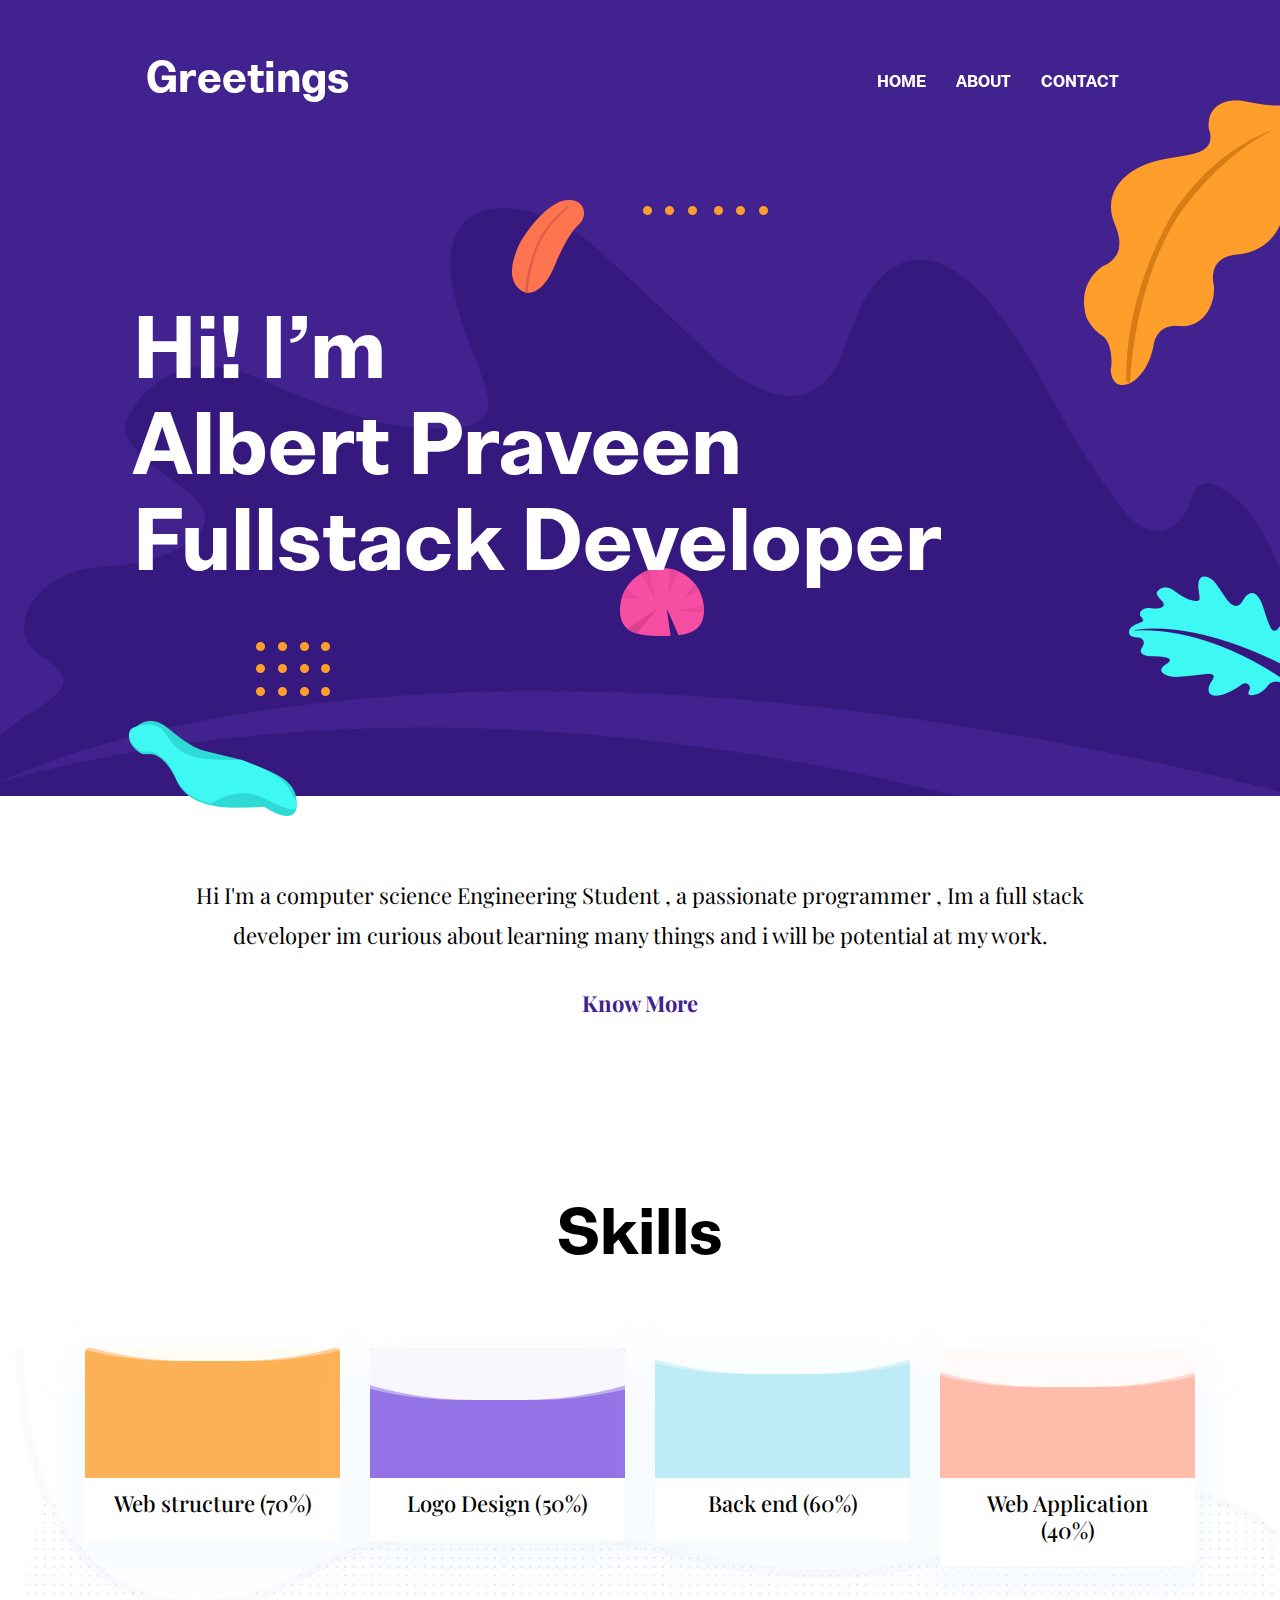
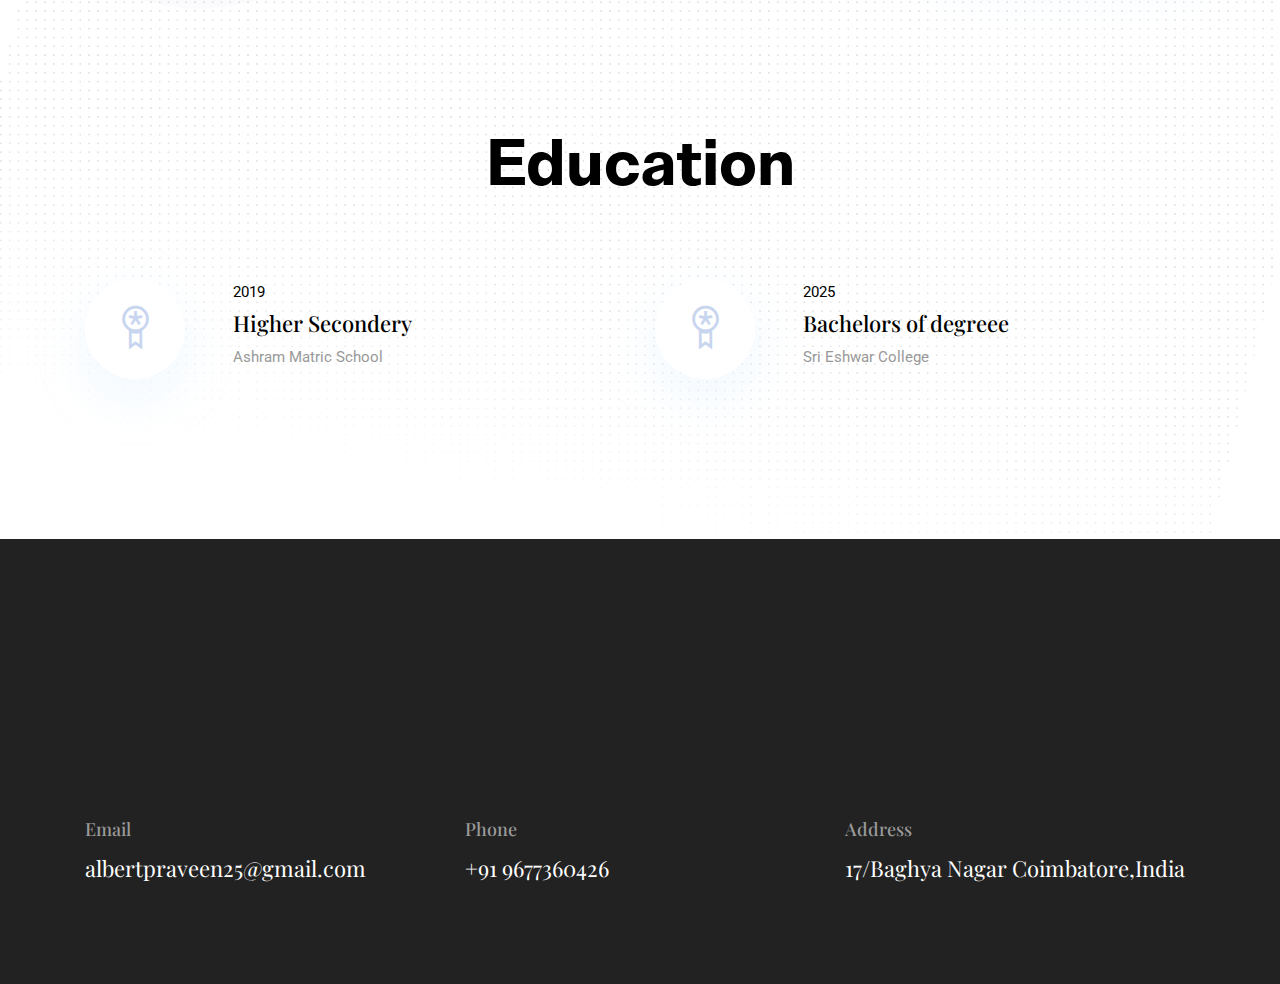
<file: index.html>
<!DOCTYPE html>
<html lang="zxx">

<head>
  <meta charset="utf-8">
  <title>Portfolio Template</title>

  <!-- mobile responsive meta -->
  <meta name="viewport" content="width=device-width, initial-scale=1">
  <meta name="viewport" content="width=device-width, initial-scale=1, maximum-scale=1">
  
  <!-- ** Plugins Needed for the Project ** -->
  <!-- Bootstrap -->
  <link rel="stylesheet" href="plugins/bootstrap/bootstrap.min.css">
  <!-- slick slider -->
  <link rel="stylesheet" href="plugins/slick/slick.css">
  <!-- themefy-icon -->
  <link rel="stylesheet" href="plugins/themify-icons/themify-icons.css">

  <!-- Main Stylesheet -->
  <link href="css/style.css" rel="stylesheet">
  
  <!--Favicon-->
  <link rel="shortcut icon" href="images/favicon.ico" type="image/x-icon">
  <link rel="icon" href="images/favicon.ico" type="image/x-icon">

</head>

<body>
  

<header class="navigation fixed-top">
  <nav class="navbar navbar-expand-lg navbar-dark">
    <a class="navbar-brand font-tertiary h3" href="index.html">Greetings</a>
    <button class="navbar-toggler" type="button" data-toggle="collapse" data-target="#navigation"
      aria-controls="navigation" aria-expanded="false" aria-label="Toggle navigation">
      <span class="navbar-toggler-icon"></span>
    </button>

    <div class="collapse navbar-collapse text-center" id="navigation">
      <ul class="navbar-nav ml-auto">
        <li class="nav-item active">
          <a class="nav-link" href="index.html">Home</a>
        </li>
        <li class="nav-item">
          <a class="nav-link" href="about.html">about</a>
        </li>
        
      
        <li class="nav-item">
          <a class="nav-link" href="contact.html">Contact</a>
        </li>
      </ul>
    </div>
  </nav>
</header>

<!-- hero area -->
<section class="hero-area bg-primary" id="parallax">
  <div class="container">
    <div class="row">
      <div class="col-lg-11 mx-auto">
        <h1 class="text-white font-tertiary">Hi! I’m <br> Albert Praveen <br> Fullstack Developer</h1>
      </div>
    </div>
  </div>
  <div class="layer-bg w-100">
    <img class="img-fluid w-100" src="images/illustrations/leaf-bg.png" alt="bg-shape">
  </div>
  <div class="layer" id="l2">
    <img src="images/illustrations/dots-cyan.png" alt="bg-shape">
  </div>
  <div class="layer" id="l3">
    <img src="images/illustrations/leaf-orange.png" alt="bg-shape">
  </div>
  <div class="layer" id="l4">
    <img src="images/illustrations/dots-orange.png" alt="bg-shape">
  </div>
  <div class="layer" id="l5">
    <img src="images/illustrations/leaf-yellow.png" alt="bg-shape">
  </div>
  <div class="layer" id="l6">
    <img src="images/illustrations/leaf-cyan.png" alt="bg-shape">
  </div>
  <div class="layer" id="l7">
    <img src="images/illustrations/dots-group-orange.png" alt="bg-shape">
  </div>
  <div class="layer" id="l8">
    <img src="images/illustrations/leaf-pink-round.png" alt="bg-shape">
  </div>
  <div class="layer" id="l9">
    <img src="images/illustrations/leaf-cyan-2.png" alt="bg-shape">
  </div>
  
</section>
<!-- /hero area -->

<!-- about -->
<section class="section">
  <div class="container">
    <div class="row">
      <div class="col-lg-10 mx-auto text-center">
        <p class="font-secondary paragraph-lg text-dark">Hi I'm a computer science Engineering Student , a passionate programmer , Im a full stack developer im curious about learning many things and i will be potential at my work. 
         </p>
        <a href="about.html" class="btn btn-transparent">know more</a>
      </div>
    </div>
  </div>
</section>
<!-- /about -->

<!-- skills -->
<section class="section">
  <div class="container">
    <div class="row">
      <div class="col-lg-12 text-center">
        <h2 class="section-title">Skills</h2>
      </div>
      <div class="col-lg-3 col-sm-6 mb-4 mb-lg-0">
        <div class="card shadow text-center">
          <div class="position-relative rounded-top progress-wrapper" data-color="#fdb157">
            <div class="wave" data-progress="90%"></div>
          </div>
          <div class="card-footer bg-white">
            <h4 class="card-title">Web structure (70%)</h4>
          </div>
        </div>
      </div>
      <div class="col-lg-3 col-sm-6 mb-4 mb-lg-0">
        <div class="card shadow text-center">
          <div class="position-relative rounded-top progress-wrapper" data-color="#9473e6">
            <div class="wave" data-progress="60%"></div>
          </div>
          <div class="card-footer bg-white">
            <h4 class="card-title">Logo Design (50%)</h4>
          </div>
        </div>
      </div>
      <div class="col-lg-3 col-sm-6 mb-4 mb-lg-0">
        <div class="card shadow text-center">
          <div class="position-relative rounded-top progress-wrapper" data-color="#bdecf6">
            <div class="wave" data-progress="80%"></div>
          </div>
          <div class="card-footer bg-white">
            <h4 class="card-title">Back end (60%)</h4>
          </div>
        </div>
      </div>
      <div class="col-lg-3 col-sm-6 mb-4 mb-lg-0">
        <div class="card shadow text-center">
          <div class="position-relative rounded-top progress-wrapper" data-color="#ffbcaa">
            <div class="wave" data-progress="70%"></div>
          </div>
          <div class="card-footer bg-white">
            <h4 class="card-title">Web Application (40%)</h4>
          </div>
        </div>
      </div>
    </div>
  </div>
</section>
<!-- /skills -->



<!-- education -->
<section class="section position-relative">
  <div class="container">
    <div class="row">
      <div class="col-lg-12 text-center">
        <h2 class="section-title">Education</h2>
      </div>
      <div class="col-lg-6 col-md-6 mb-80">
        <div class="d-flex">
          <div class="mr-lg-5 mr-3">
            <i class="ti-medall icon icon-light icon-bg bg-white shadow rounded-circle d-block"></i>
          </div>
          <div>
            <p class="text-dark mb-1">2019</p>
            <h4>Higher Secondery</h4>
            <p class="mb-0 text-light">Ashram Matric School</p>
          </div>
        </div>
      </div>
      <div class="col-lg-6 col-md-6 mb-80">
        <div class="d-flex">
          <div class="mr-lg-5 mr-3">
            <i class="ti-medall icon icon-light icon-bg bg-white shadow rounded-circle d-block"></i>
          </div>
          <div>
            <p class="text-dark mb-1">2025</p>
            <h4>Bachelors of degreee</h4>
            <p class="mb-0 text-light">Sri Eshwar College</p>
          </div>
        </div>
      </div>
      
      
    </div>
  </div>
  <!-- bg image -->
  <img class="img-fluid edu-bg-image w-100" src="images/backgrounds/education-bg.png" alt="bg-image">
</section>
<!-- /education -->





<!-- footer -->
<footer class="bg-dark footer-section">
  <div class="section">
    <div class="container">
      <div class="row">
        <div class="col-md-4">
          <h5 class="text-light">Email</h5>
          <p class="text-white paragraph-lg font-secondary">albertpraveen25@gmail.com</p>
        </div>
        <div class="col-md-4">
          <h5 class="text-light">Phone</h5>
          <p class="text-white paragraph-lg font-secondary">+91 9677360426</p>
        </div>
        <div class="col-md-4">
          <h5 class="text-light">Address</h5>
          <p class="text-white paragraph-lg font-secondary">17/Baghya Nagar Coimbatore,India</p>
        </div>
      </div>
    </div>
  </div>
  
</footer>
<!-- /footer -->

<!-- jQuery -->
<script src="plugins/jQuery/jquery.min.js"></script>
<!-- Bootstrap JS -->
<script src="plugins/bootstrap/bootstrap.min.js"></script>
<!-- slick slider -->
<script src="plugins/slick/slick.min.js"></script>
<!-- filter -->
<script src="plugins/shuffle/shuffle.min.js"></script>

<!-- Main Script -->
<script src="js/script.js"></script>

</body>
</html>
</file>
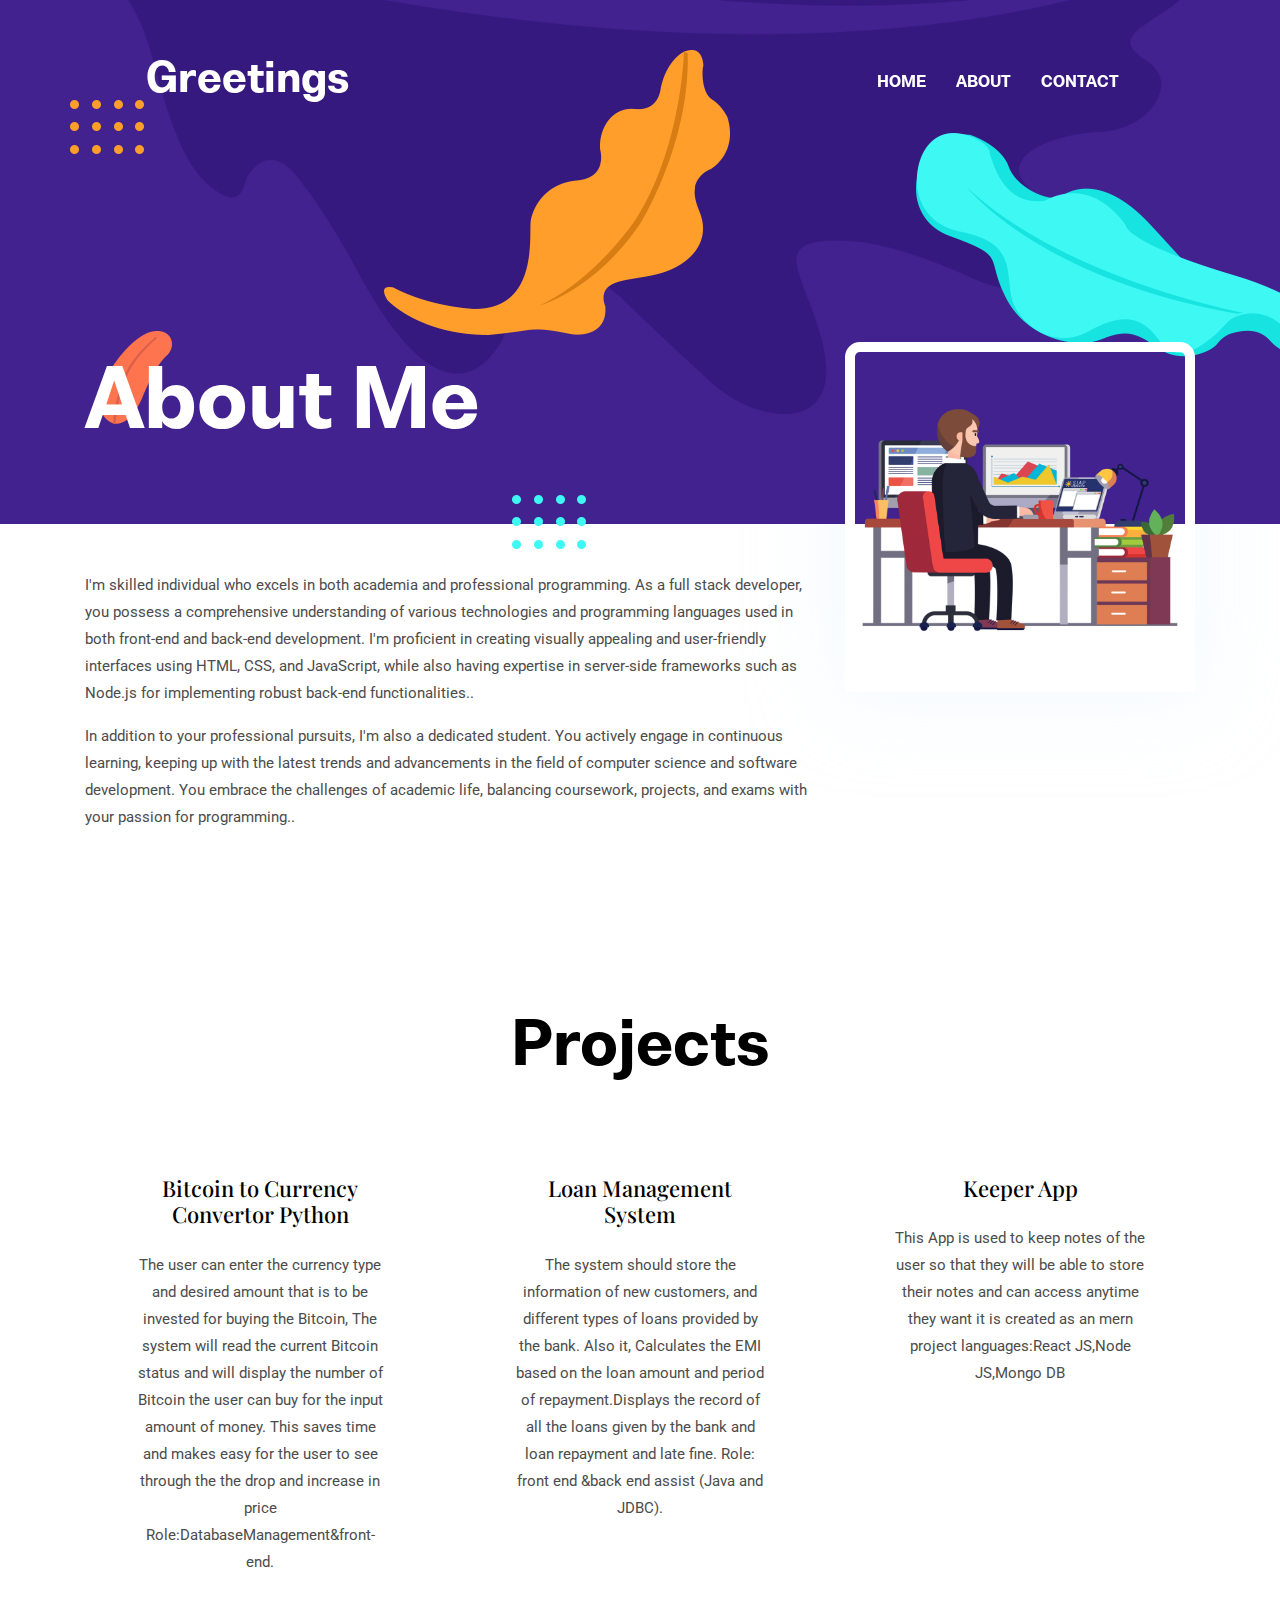
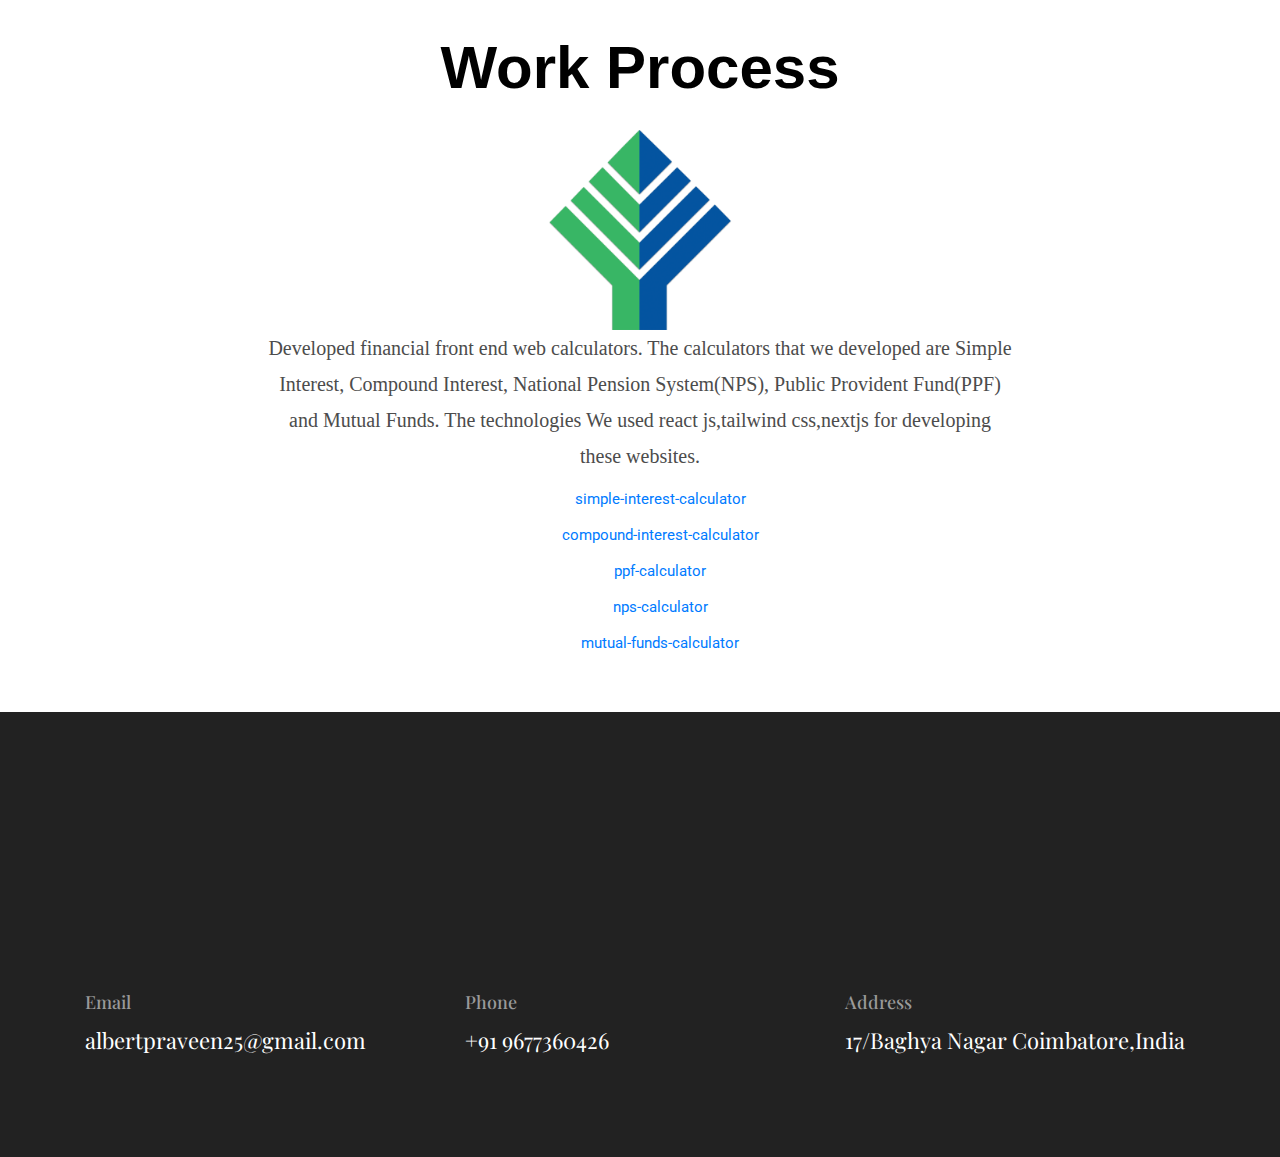
<file: about.html>
<!DOCTYPE html>
<html lang="zxx">

<head>
  <meta charset="utf-8">
  <title>Portfolio</title>

  <!-- mobile responsive meta -->
  <meta name="viewport" content="width=device-width, initial-scale=1">
  <meta name="viewport" content="width=device-width, initial-scale=1, maximum-scale=1">
  
 
  <link rel="stylesheet" href="plugins/bootstrap/bootstrap.min.css">
  <!-- slick slider -->
  <link rel="stylesheet" href="plugins/slick/slick.css">
  <!-- themefy-icon -->
  <link rel="stylesheet" href="plugins/themify-icons/themify-icons.css">

  <!-- Main Stylesheet -->
  <link href="css/style.css" rel="stylesheet">
  
  <!--Favicon-->
  <link rel="shortcut icon" href="images/favicon.ico" type="image/x-icon">
  <link rel="icon" href="images/favicon.ico" type="image/x-icon">

</head>

<body>
  

<header class="navigation fixed-top">
  <nav class="navbar navbar-expand-lg navbar-dark">
    <a class="navbar-brand font-tertiary h3" href="index.html">Greetings</a>
    <button class="navbar-toggler" type="button" data-toggle="collapse" data-target="#navigation"
      aria-controls="navigation" aria-expanded="false" aria-label="Toggle navigation">
      <span class="navbar-toggler-icon"></span>
    </button>

    <div class="collapse navbar-collapse text-center" id="navigation">
      <ul class="navbar-nav ml-auto">
        <li class="nav-item active">
          <a class="nav-link" href="index.html">Home</a>
        </li>
        <li class="nav-item">
          <a class="nav-link" href="about.html">about</a>
        </li>
       
        
        <li class="nav-item">
          <a class="nav-link" href="contact.html">Contact</a>
        </li>
      </ul>
    </div>
  </nav>
</header>

<!-- page title -->
<section class="page-title-alt bg-primary position-relative">
  <div class="container">
    <div class="row">
      <div class="col-12">
        <h1 class="text-white font-tertiary">About Me</h1>
      </div>
    </div>
  </div>
  <!-- background shapes -->
  <img src="images/illustrations/leaf-bg-top.png" alt="illustrations" class="bg-shape-1 w-100">
  <img src="images/illustrations/dots-group-sm.png" alt="illustrations" class="bg-shape-2">
  <img src="images/illustrations/leaf-yellow.png" alt="illustrations" class="bg-shape-3">
  <img src="images/illustrations/leaf-orange.png" alt="illustrations" class="bg-shape-4">
  <img src="images/illustrations/dots-group-cyan.png" alt="illustrations" class="bg-shape-5">
  <img src="images/illustrations/leaf-cyan-lg.png" alt="illustrations" class="bg-shape-6">
</section>
<!-- /page title -->

<!-- about -->
<section class="section pt-5">
  <div class="container">
    <div class="row">
      <div class="col-md-8">
        <p>I'm skilled individual who excels in both academia and professional programming. As a full stack developer, you possess a comprehensive understanding of various technologies and programming languages used in both front-end and back-end development. I'm proficient in creating visually appealing and user-friendly interfaces using HTML, CSS, and JavaScript, while also having expertise in server-side frameworks such as Node.js  for implementing robust back-end functionalities..</p>
        <p>In addition to your professional pursuits, I'm also a dedicated student. You actively engage in continuous learning, keeping up with the latest trends and advancements in the field of computer science and software development. You embrace the challenges of academic life, balancing coursework, projects, and exams with your passion for programming..</p>
        
      </div>
      <div class="col-md-4 text-center drag-lg-top">
        <div class="shadow-down mb-4">
          <img src="program.png" alt="author" class="img-fluid w-100 rounded-lg border-thick border-white">
        </div>
        
        
      </div>
    </div>
  </div>
</section>
<!-- /about -->


<section class="section">
  <div class="container">
    <div class="row justify-content-around">
      <div class="col-lg-12 text-center">
        <h2 class="section-title">Projects</h2>
      </div>
      <div class="col-lg-3 col-md-4 text-center hover-shadow pt-3">
        <div class="">
        
          <h4 class="mb-4">Bitcoin to Currency Convertor Python</h4>
          <p>The user can enter the currency type and desired amount that is to be invested for buying the
            Bitcoin, The system will read the current Bitcoin status and will display the number of Bitcoin
            the user can buy for the input amount of money. This saves time and makes easy for the user
            to see through the the drop and increase in price
            Role:DatabaseManagement&front-end.</p>
        </div>
      </div>
      <div class="col-lg-3 col-md-4 text-center hover-shadow pt-3">
       
        <h4 class="mb-4">Loan Management System</h4>
        <p>The system should store the information of new customers, and different types of loans
          provided by the bank. Also it, Calculates the EMI based on the loan amount and period of
          repayment.Displays the record of all the loans given by the bank and loan repayment and
          late fine.
          Role: front end &back end assist (Java and JDBC).</p>
      </div>
      <div class="col-lg-3 col-md-4 text-center hover-shadow pt-3">
      
        <h4 class="mb-4">Keeper App</h4>
        <p>This App is used to keep notes of the user so that they will be able to store their notes and 
          can access anytime they want it is created as an mern project languages:React JS,Node JS,Mongo DB
        </p>
      </div>
    </div>
  </div>
</section>


<!---Work Space-->
<div class="work">
   <h2 class="fheader">Work Process</h2>
   <br>
   <img src="fundsindia.png" alt="fundsindia" class="fundimg">
   <br>
   <p class="fpara">
    Developed financial front end web calculators. The calculators that we developed are
    Simple Interest, Compound Interest, National Pension System(NPS), Public Provident
    Fund(PPF) and Mutual Funds. The technologies
    We used react js,tailwind css,nextjs for developing these websites.
    
   </p>
   <ul style="list-style: none;">
         <li><a href="https://www.fundsindia.com/simple-interest-calculator">simple-interest-calculator</a></li>
         <br>
          <li><a href="https://www.fundsindia.com/compound-interest-calculator">compound-interest-calculator</a></li>
            <br>
          <li><a href="https://www.fundsindia.com/ppf-calculator">ppf-calculator</a></li>
           <br>         
          <li><a href="https://www.fundsindia.com/nps-calculator">nps-calculator</a></li>
            <br>
          <li><a href="https://www.fundsindia.com/mutual-funds-calculator">mutual-funds-calculator</a></li>
   </ul>

</div>



<!-- footer -->
<footer class="bg-dark footer-section">
  <div class="section">
    <div class="container">
      <div class="row">
        <div class="col-md-4">
          <h5 class="text-light">Email</h5>
          <p class="text-white paragraph-lg font-secondary">albertpraveen25@gmail.com</p>
        </div>
        <div class="col-md-4">
          <h5 class="text-light">Phone</h5>
          <p class="text-white paragraph-lg font-secondary">+91 9677360426</p>
        </div>
        <div class="col-md-4">
          <h5 class="text-light">Address</h5>
          <p class="text-white paragraph-lg font-secondary">17/Baghya Nagar Coimbatore,India</p>
        </div>
      </div>
    </div>
  </div>
  
</footer>

 
<!-- /footer -->

<!-- jQuery -->
<script src="plugins/jQuery/jquery.min.js"></script>
<!-- Bootstrap JS -->
<script src="plugins/bootstrap/bootstrap.min.js"></script>
<!-- slick slider -->
<script src="plugins/slick/slick.min.js"></script>
<!-- filter -->
<script src="plugins/shuffle/shuffle.min.js"></script>

<!-- Main Script -->
<script src="js/script.js"></script>

</body>
</html>
</file>
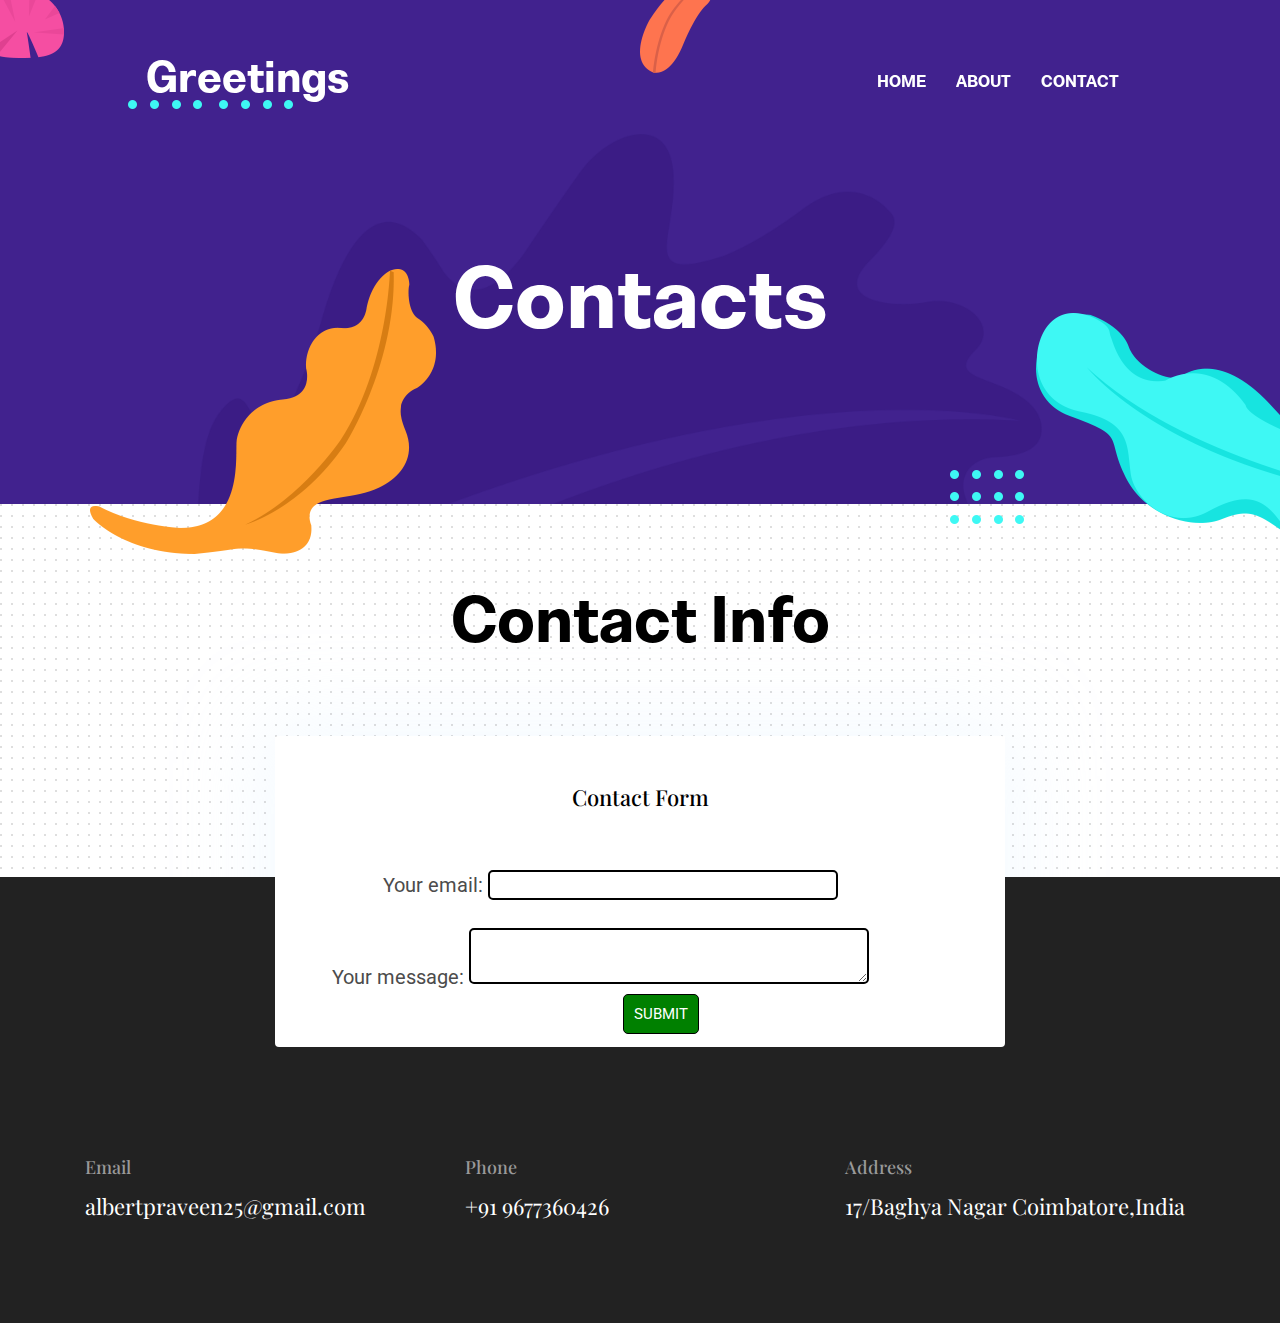
<file: contact.html>
<!DOCTYPE html>
<html lang="zxx">

<head>
  <meta charset="utf-8">
  <title>Portfolio Template</title>

 
  <meta name="viewport" content="width=device-width, initial-scale=1">
  <meta name="viewport" content="width=device-width, initial-scale=1, maximum-scale=1">
  
 
  <link rel="stylesheet" href="plugins/bootstrap/bootstrap.min.css">
  <!-- slick slider -->
  <link rel="stylesheet" href="plugins/slick/slick.css">
  <!-- themefy-icon -->
  <link rel="stylesheet" href="plugins/themify-icons/themify-icons.css">

  <!-- Main Stylesheet -->
  <link href="css/style.css" rel="stylesheet">
  
  <!--Favicon-->
  <link rel="shortcut icon" href="images/favicon.ico" type="image/x-icon">
  <link rel="icon" href="images/favicon.ico" type="image/x-icon">

</head>

<body>
  

<header class="navigation fixed-top">
  <nav class="navbar navbar-expand-lg navbar-dark">
    <a class="navbar-brand font-tertiary h3" href="index.html">Greetings</a>
    <button class="navbar-toggler" type="button" data-toggle="collapse" data-target="#navigation"
      aria-controls="navigation" aria-expanded="false" aria-label="Toggle navigation">
      <span class="navbar-toggler-icon"></span>
    </button>

    <div class="collapse navbar-collapse text-center" id="navigation">
      <ul class="navbar-nav ml-auto">
        <li class="nav-item active">
          <a class="nav-link" href="index.html">Home</a>
        </li>
        <li class="nav-item">
          <a class="nav-link" href="about.html">about</a>
        </li>
       
        
        <li class="nav-item">
          <a class="nav-link" href="contact.html">Contact</a>
        </li>
      </ul>
    </div>
  </nav>
</header>

<!-- page title -->
<section class="page-title bg-primary position-relative">
  <div class="container">
    <div class="row">
      <div class="col-12 text-center">
        <h1 class="text-white font-tertiary">Contacts</h1>
      </div>
    </div>
  </div>
  <!-- background shapes -->
  <img src="images/illustrations/page-title.png" alt="illustrations" class="bg-shape-1 w-100">
  <img src="images/illustrations/leaf-pink-round.png" alt="illustrations" class="bg-shape-2">
  <img src="images/illustrations/dots-cyan.png" alt="illustrations" class="bg-shape-3">
  <img src="images/illustrations/leaf-orange.png" alt="illustrations" class="bg-shape-4">
  <img src="images/illustrations/leaf-yellow.png" alt="illustrations" class="bg-shape-5">
  <img src="images/illustrations/dots-group-cyan.png" alt="illustrations" class="bg-shape-6">
  <img src="images/illustrations/leaf-cyan-lg.png" alt="illustrations" class="bg-shape-7">
</section>
<!-- /page title -->


<section class="section section-on-footer" data-background="images/backgrounds/bg-dots.png">
  <div class="container">
    <div class="row">
      <div class="col-12 text-center">
        <h2 class="section-title">Contact Info</h2>
      </div>
      <div class="col-lg-8 mx-auto">
        <div class="bg-white rounded text-center p-5 shadow-down">
          <h4 class="mb-80">Contact Form</h4>
          <form
          action="https://formspree.io/f/xvojozzn"
          method="POST" class="formspree"
        >
          <label id="mail">
            Your email:
            <input type="email" name="email" id="fmail">
          </label>
          <label id="msg">
            Your message:
            <textarea name="message" id="fmsg"></textarea>
          </label>
         
          <button type="submit" id="sub" class="but">SUBMIT</button>
        </form>
        </div>
      </div>
    </div>
  </div>
</section>



<footer class="bg-dark footer-section">
  <div class="section">
    <div class="container">
      <div class="row">
        <div class="col-md-4">
          <h5 class="text-light">Email</h5>
          <p class="text-white paragraph-lg font-secondary">albertpraveen25@gmail.com</p>
        </div>
        <div class="col-md-4">
          <h5 class="text-light">Phone</h5>
          <p class="text-white paragraph-lg font-secondary">+91 9677360426</p>
        </div>
        <div class="col-md-4">
          <h5 class="text-light">Address</h5>
          <p class="text-white paragraph-lg font-secondary">17/Baghya Nagar Coimbatore,India</p>
        </div>
      </div>
    </div>
  </div>
  
</footer>


<!-- jQuery -->
<script src="plugins/jQuery/jquery.min.js"></script>
<!-- Bootstrap JS -->
<script src="plugins/bootstrap/bootstrap.min.js"></script>
<!-- slick slider -->
<script src="plugins/slick/slick.min.js"></script>
<!-- filter -->
<script src="plugins/shuffle/shuffle.min.js"></script>

<!-- Main Script -->
<script src="js/script.js"></script>

</body>
</html>
</file>
<file: plugins/themify-icons/themify-icons.css>
@font-face{font-family:themify;src:url(fonts/themify.eot?-fvbane);src:url(fonts/themify.eot?#iefix-fvbane) format('embedded-opentype'),url(fonts/themify.woff?-fvbane) format('woff'),url(fonts/themify.ttf?-fvbane) format('truetype'),url(fonts/themify.svg?-fvbane#themify) format('svg');font-weight:400;font-style:normal}[class*=" ti-"],[class^=ti-]{font-family:themify;speak:none;font-style:normal;font-weight:400;font-variant:normal;text-transform:none;line-height:1;-webkit-font-smoothing:antialiased;-moz-osx-font-smoothing:grayscale}.ti-wand:before{content:"\e600"}.ti-volume:before{content:"\e601"}.ti-user:before{content:"\e602"}.ti-unlock:before{content:"\e603"}.ti-unlink:before{content:"\e604"}.ti-trash:before{content:"\e605"}.ti-thought:before{content:"\e606"}.ti-target:before{content:"\e607"}.ti-tag:before{content:"\e608"}.ti-tablet:before{content:"\e609"}.ti-star:before{content:"\e60a"}.ti-spray:before{content:"\e60b"}.ti-signal:before{content:"\e60c"}.ti-shopping-cart:before{content:"\e60d"}.ti-shopping-cart-full:before{content:"\e60e"}.ti-settings:before{content:"\e60f"}.ti-search:before{content:"\e610"}.ti-zoom-in:before{content:"\e611"}.ti-zoom-out:before{content:"\e612"}.ti-cut:before{content:"\e613"}.ti-ruler:before{content:"\e614"}.ti-ruler-pencil:before{content:"\e615"}.ti-ruler-alt:before{content:"\e616"}.ti-bookmark:before{content:"\e617"}.ti-bookmark-alt:before{content:"\e618"}.ti-reload:before{content:"\e619"}.ti-plus:before{content:"\e61a"}.ti-pin:before{content:"\e61b"}.ti-pencil:before{content:"\e61c"}.ti-pencil-alt:before{content:"\e61d"}.ti-paint-roller:before{content:"\e61e"}.ti-paint-bucket:before{content:"\e61f"}.ti-na:before{content:"\e620"}.ti-mobile:before{content:"\e621"}.ti-minus:before{content:"\e622"}.ti-medall:before{content:"\e623"}.ti-medall-alt:before{content:"\e624"}.ti-marker:before{content:"\e625"}.ti-marker-alt:before{content:"\e626"}.ti-arrow-up:before{content:"\e627"}.ti-arrow-right:before{content:"\e628"}.ti-arrow-left:before{content:"\e629"}.ti-arrow-down:before{content:"\e62a"}.ti-lock:before{content:"\e62b"}.ti-location-arrow:before{content:"\e62c"}.ti-link:before{content:"\e62d"}.ti-layout:before{content:"\e62e"}.ti-layers:before{content:"\e62f"}.ti-layers-alt:before{content:"\e630"}.ti-key:before{content:"\e631"}.ti-import:before{content:"\e632"}.ti-image:before{content:"\e633"}.ti-heart:before{content:"\e634"}.ti-heart-broken:before{content:"\e635"}.ti-hand-stop:before{content:"\e636"}.ti-hand-open:before{content:"\e637"}.ti-hand-drag:before{content:"\e638"}.ti-folder:before{content:"\e639"}.ti-flag:before{content:"\e63a"}.ti-flag-alt:before{content:"\e63b"}.ti-flag-alt-2:before{content:"\e63c"}.ti-eye:before{content:"\e63d"}.ti-export:before{content:"\e63e"}.ti-exchange-vertical:before{content:"\e63f"}.ti-desktop:before{content:"\e640"}.ti-cup:before{content:"\e641"}.ti-crown:before{content:"\e642"}.ti-comments:before{content:"\e643"}.ti-comment:before{content:"\e644"}.ti-comment-alt:before{content:"\e645"}.ti-close:before{content:"\e646"}.ti-clip:before{content:"\e647"}.ti-angle-up:before{content:"\e648"}.ti-angle-right:before{content:"\e649"}.ti-angle-left:before{content:"\e64a"}.ti-angle-down:before{content:"\e64b"}.ti-check:before{content:"\e64c"}.ti-check-box:before{content:"\e64d"}.ti-camera:before{content:"\e64e"}.ti-announcement:before{content:"\e64f"}.ti-brush:before{content:"\e650"}.ti-briefcase:before{content:"\e651"}.ti-bolt:before{content:"\e652"}.ti-bolt-alt:before{content:"\e653"}.ti-blackboard:before{content:"\e654"}.ti-bag:before{content:"\e655"}.ti-move:before{content:"\e656"}.ti-arrows-vertical:before{content:"\e657"}.ti-arrows-horizontal:before{content:"\e658"}.ti-fullscreen:before{content:"\e659"}.ti-arrow-top-right:before{content:"\e65a"}.ti-arrow-top-left:before{content:"\e65b"}.ti-arrow-circle-up:before{content:"\e65c"}.ti-arrow-circle-right:before{content:"\e65d"}.ti-arrow-circle-left:before{content:"\e65e"}.ti-arrow-circle-down:before{content:"\e65f"}.ti-angle-double-up:before{content:"\e660"}.ti-angle-double-right:before{content:"\e661"}.ti-angle-double-left:before{content:"\e662"}.ti-angle-double-down:before{content:"\e663"}.ti-zip:before{content:"\e664"}.ti-world:before{content:"\e665"}.ti-wheelchair:before{content:"\e666"}.ti-view-list:before{content:"\e667"}.ti-view-list-alt:before{content:"\e668"}.ti-view-grid:before{content:"\e669"}.ti-uppercase:before{content:"\e66a"}.ti-upload:before{content:"\e66b"}.ti-underline:before{content:"\e66c"}.ti-truck:before{content:"\e66d"}.ti-timer:before{content:"\e66e"}.ti-ticket:before{content:"\e66f"}.ti-thumb-up:before{content:"\e670"}.ti-thumb-down:before{content:"\e671"}.ti-text:before{content:"\e672"}.ti-stats-up:before{content:"\e673"}.ti-stats-down:before{content:"\e674"}.ti-split-v:before{content:"\e675"}.ti-split-h:before{content:"\e676"}.ti-smallcap:before{content:"\e677"}.ti-shine:before{content:"\e678"}.ti-shift-right:before{content:"\e679"}.ti-shift-left:before{content:"\e67a"}.ti-shield:before{content:"\e67b"}.ti-notepad:before{content:"\e67c"}.ti-server:before{content:"\e67d"}.ti-quote-right:before{content:"\e67e"}.ti-quote-left:before{content:"\e67f"}.ti-pulse:before{content:"\e680"}.ti-printer:before{content:"\e681"}.ti-power-off:before{content:"\e682"}.ti-plug:before{content:"\e683"}.ti-pie-chart:before{content:"\e684"}.ti-paragraph:before{content:"\e685"}.ti-panel:before{content:"\e686"}.ti-package:before{content:"\e687"}.ti-music:before{content:"\e688"}.ti-music-alt:before{content:"\e689"}.ti-mouse:before{content:"\e68a"}.ti-mouse-alt:before{content:"\e68b"}.ti-money:before{content:"\e68c"}.ti-microphone:before{content:"\e68d"}.ti-menu:before{content:"\e68e"}.ti-menu-alt:before{content:"\e68f"}.ti-map:before{content:"\e690"}.ti-map-alt:before{content:"\e691"}.ti-loop:before{content:"\e692"}.ti-location-pin:before{content:"\e693"}.ti-list:before{content:"\e694"}.ti-light-bulb:before{content:"\e695"}.ti-Italic:before{content:"\e696"}.ti-info:before{content:"\e697"}.ti-infinite:before{content:"\e698"}.ti-id-badge:before{content:"\e699"}.ti-hummer:before{content:"\e69a"}.ti-home:before{content:"\e69b"}.ti-help:before{content:"\e69c"}.ti-headphone:before{content:"\e69d"}.ti-harddrives:before{content:"\e69e"}.ti-harddrive:before{content:"\e69f"}.ti-gift:before{content:"\e6a0"}.ti-game:before{content:"\e6a1"}.ti-filter:before{content:"\e6a2"}.ti-files:before{content:"\e6a3"}.ti-file:before{content:"\e6a4"}.ti-eraser:before{content:"\e6a5"}.ti-envelope:before{content:"\e6a6"}.ti-download:before{content:"\e6a7"}.ti-direction:before{content:"\e6a8"}.ti-direction-alt:before{content:"\e6a9"}.ti-dashboard:before{content:"\e6aa"}.ti-control-stop:before{content:"\e6ab"}.ti-control-shuffle:before{content:"\e6ac"}.ti-control-play:before{content:"\e6ad"}.ti-control-pause:before{content:"\e6ae"}.ti-control-forward:before{content:"\e6af"}.ti-control-backward:before{content:"\e6b0"}.ti-cloud:before{content:"\e6b1"}.ti-cloud-up:before{content:"\e6b2"}.ti-cloud-down:before{content:"\e6b3"}.ti-clipboard:before{content:"\e6b4"}.ti-car:before{content:"\e6b5"}.ti-calendar:before{content:"\e6b6"}.ti-book:before{content:"\e6b7"}.ti-bell:before{content:"\e6b8"}.ti-basketball:before{content:"\e6b9"}.ti-bar-chart:before{content:"\e6ba"}.ti-bar-chart-alt:before{content:"\e6bb"}.ti-back-right:before{content:"\e6bc"}.ti-back-left:before{content:"\e6bd"}.ti-arrows-corner:before{content:"\e6be"}.ti-archive:before{content:"\e6bf"}.ti-anchor:before{content:"\e6c0"}.ti-align-right:before{content:"\e6c1"}.ti-align-left:before{content:"\e6c2"}.ti-align-justify:before{content:"\e6c3"}.ti-align-center:before{content:"\e6c4"}.ti-alert:before{content:"\e6c5"}.ti-alarm-clock:before{content:"\e6c6"}.ti-agenda:before{content:"\e6c7"}.ti-write:before{content:"\e6c8"}.ti-window:before{content:"\e6c9"}.ti-widgetized:before{content:"\e6ca"}.ti-widget:before{content:"\e6cb"}.ti-widget-alt:before{content:"\e6cc"}.ti-wallet:before{content:"\e6cd"}.ti-video-clapper:before{content:"\e6ce"}.ti-video-camera:before{content:"\e6cf"}.ti-vector:before{content:"\e6d0"}.ti-themify-logo:before{content:"\e6d1"}.ti-themify-favicon:before{content:"\e6d2"}.ti-themify-favicon-alt:before{content:"\e6d3"}.ti-support:before{content:"\e6d4"}.ti-stamp:before{content:"\e6d5"}.ti-split-v-alt:before{content:"\e6d6"}.ti-slice:before{content:"\e6d7"}.ti-shortcode:before{content:"\e6d8"}.ti-shift-right-alt:before{content:"\e6d9"}.ti-shift-left-alt:before{content:"\e6da"}.ti-ruler-alt-2:before{content:"\e6db"}.ti-receipt:before{content:"\e6dc"}.ti-pin2:before{content:"\e6dd"}.ti-pin-alt:before{content:"\e6de"}.ti-pencil-alt2:before{content:"\e6df"}.ti-palette:before{content:"\e6e0"}.ti-more:before{content:"\e6e1"}.ti-more-alt:before{content:"\e6e2"}.ti-microphone-alt:before{content:"\e6e3"}.ti-magnet:before{content:"\e6e4"}.ti-line-double:before{content:"\e6e5"}.ti-line-dotted:before{content:"\e6e6"}.ti-line-dashed:before{content:"\e6e7"}.ti-layout-width-full:before{content:"\e6e8"}.ti-layout-width-default:before{content:"\e6e9"}.ti-layout-width-default-alt:before{content:"\e6ea"}.ti-layout-tab:before{content:"\e6eb"}.ti-layout-tab-window:before{content:"\e6ec"}.ti-layout-tab-v:before{content:"\e6ed"}.ti-layout-tab-min:before{content:"\e6ee"}.ti-layout-slider:before{content:"\e6ef"}.ti-layout-slider-alt:before{content:"\e6f0"}.ti-layout-sidebar-right:before{content:"\e6f1"}.ti-layout-sidebar-none:before{content:"\e6f2"}.ti-layout-sidebar-left:before{content:"\e6f3"}.ti-layout-placeholder:before{content:"\e6f4"}.ti-layout-menu:before{content:"\e6f5"}.ti-layout-menu-v:before{content:"\e6f6"}.ti-layout-menu-separated:before{content:"\e6f7"}.ti-layout-menu-full:before{content:"\e6f8"}.ti-layout-media-right-alt:before{content:"\e6f9"}.ti-layout-media-right:before{content:"\e6fa"}.ti-layout-media-overlay:before{content:"\e6fb"}.ti-layout-media-overlay-alt:before{content:"\e6fc"}.ti-layout-media-overlay-alt-2:before{content:"\e6fd"}.ti-layout-media-left-alt:before{content:"\e6fe"}.ti-layout-media-left:before{content:"\e6ff"}.ti-layout-media-center-alt:before{content:"\e700"}.ti-layout-media-center:before{content:"\e701"}.ti-layout-list-thumb:before{content:"\e702"}.ti-layout-list-thumb-alt:before{content:"\e703"}.ti-layout-list-post:before{content:"\e704"}.ti-layout-list-large-image:before{content:"\e705"}.ti-layout-line-solid:before{content:"\e706"}.ti-layout-grid4:before{content:"\e707"}.ti-layout-grid3:before{content:"\e708"}.ti-layout-grid2:before{content:"\e709"}.ti-layout-grid2-thumb:before{content:"\e70a"}.ti-layout-cta-right:before{content:"\e70b"}.ti-layout-cta-left:before{content:"\e70c"}.ti-layout-cta-center:before{content:"\e70d"}.ti-layout-cta-btn-right:before{content:"\e70e"}.ti-layout-cta-btn-left:before{content:"\e70f"}.ti-layout-column4:before{content:"\e710"}.ti-layout-column3:before{content:"\e711"}.ti-layout-column2:before{content:"\e712"}.ti-layout-accordion-separated:before{content:"\e713"}.ti-layout-accordion-merged:before{content:"\e714"}.ti-layout-accordion-list:before{content:"\e715"}.ti-ink-pen:before{content:"\e716"}.ti-info-alt:before{content:"\e717"}.ti-help-alt:before{content:"\e718"}.ti-headphone-alt:before{content:"\e719"}.ti-hand-point-up:before{content:"\e71a"}.ti-hand-point-right:before{content:"\e71b"}.ti-hand-point-left:before{content:"\e71c"}.ti-hand-point-down:before{content:"\e71d"}.ti-gallery:before{content:"\e71e"}.ti-face-smile:before{content:"\e71f"}.ti-face-sad:before{content:"\e720"}.ti-credit-card:before{content:"\e721"}.ti-control-skip-forward:before{content:"\e722"}.ti-control-skip-backward:before{content:"\e723"}.ti-control-record:before{content:"\e724"}.ti-control-eject:before{content:"\e725"}.ti-comments-smiley:before{content:"\e726"}.ti-brush-alt:before{content:"\e727"}.ti-youtube:before{content:"\e728"}.ti-vimeo:before{content:"\e729"}.ti-twitter:before{content:"\e72a"}.ti-time:before{content:"\e72b"}.ti-tumblr:before{content:"\e72c"}.ti-skype:before{content:"\e72d"}.ti-share:before{content:"\e72e"}.ti-share-alt:before{content:"\e72f"}.ti-rocket:before{content:"\e730"}.ti-pinterest:before{content:"\e731"}.ti-new-window:before{content:"\e732"}.ti-microsoft:before{content:"\e733"}.ti-list-ol:before{content:"\e734"}.ti-linkedin:before{content:"\e735"}.ti-layout-sidebar-2:before{content:"\e736"}.ti-layout-grid4-alt:before{content:"\e737"}.ti-layout-grid3-alt:before{content:"\e738"}.ti-layout-grid2-alt:before{content:"\e739"}.ti-layout-column4-alt:before{content:"\e73a"}.ti-layout-column3-alt:before{content:"\e73b"}.ti-layout-column2-alt:before{content:"\e73c"}.ti-instagram:before{content:"\e73d"}.ti-google:before{content:"\e73e"}.ti-github:before{content:"\e73f"}.ti-flickr:before{content:"\e740"}.ti-facebook:before{content:"\e741"}.ti-dropbox:before{content:"\e742"}.ti-dribbble:before{content:"\e743"}.ti-apple:before{content:"\e744"}.ti-android:before{content:"\e745"}.ti-save:before{content:"\e746"}.ti-save-alt:before{content:"\e747"}.ti-yahoo:before{content:"\e748"}.ti-wordpress:before{content:"\e749"}.ti-vimeo-alt:before{content:"\e74a"}.ti-twitter-alt:before{content:"\e74b"}.ti-tumblr-alt:before{content:"\e74c"}.ti-trello:before{content:"\e74d"}.ti-stack-overflow:before{content:"\e74e"}.ti-soundcloud:before{content:"\e74f"}.ti-sharethis:before{content:"\e750"}.ti-sharethis-alt:before{content:"\e751"}.ti-reddit:before{content:"\e752"}.ti-pinterest-alt:before{content:"\e753"}.ti-microsoft-alt:before{content:"\e754"}.ti-linux:before{content:"\e755"}.ti-jsfiddle:before{content:"\e756"}.ti-joomla:before{content:"\e757"}.ti-html5:before{content:"\e758"}.ti-flickr-alt:before{content:"\e759"}.ti-email:before{content:"\e75a"}.ti-drupal:before{content:"\e75b"}.ti-dropbox-alt:before{content:"\e75c"}.ti-css3:before{content:"\e75d"}.ti-rss:before{content:"\e75e"}.ti-rss-alt:before{content:"\e75f"}
</file>
<file: css/style.css>
@import url("https://fonts.googleapis.com/css?family=Playfair+Display:400,700|Roboto:300,400,500,700");
@font-face {
  font-family: 'BwNistaInt-xBd';
  src: url("../plugins/fonts/BwNistaInt-xBd.woff") format("woff");
  font-style: normal;
  font-display: swap;
}

body {
  line-height: 1.2;
  font-family: "Roboto", sans-serif;
  -webkit-font-smoothing: antialiased;
  font-size: 15px;
  color: #4c4c4c;
}

p, .paragraph {
  font-weight: 400;
  color: #4c4c4c;
  font-size: 15px;
  line-height: 1.8;
  font-family: "Roboto", sans-serif;
}

p-lg, .paragraph-lg {
  font-size: 22px;
}

h1, h2, h3, h4, h5, h6 {
  color: #000;
  font-family: "Playfair Display", serif;
  line-height: 1.2;
}

h1, .h1 {
  font-size: 80px;
}

@media (max-width: 991px) {
  h1, .h1 {
    font-size: 65px;
  }
}

h2, .h2 {
  font-size: 60px;
}

@media (max-width: 991px) {
  h2, .h2 {
    font-size: 50px;
  }
}

h3, .h3 {
  font-size: 40px;
}

h4, .h4 {
  font-size: 22px;
}

h5, .h5 {
  font-size: 18px;
}

h6, .h6 {
  font-size: 14px;
}

/* Button style */
.btn {
  font-size: 22px;
  font-family: "Playfair Display", serif;
  text-transform: capitalize;
  padding: 16px 44px;
  border-radius: 5px;
  font-weight: 600;
  border: 0;
  position: relative;
  z-index: 1;
  transition: .2s ease;
}

.btn:focus {
  outline: 0;
  box-shadow: none !important;
}

.btn:active {
  box-shadow: none;
}

.btn-sm {
  font-size: 15px;
  padding: 10px 30px;
}

.btn-xs {
  padding: 5px 10px;
  font-size: 15px;
}

.btn-primary {
  background: #41228e;
  color: #fff;
}

.btn-primary:active {
  background: #542cb7 !important;
}

.btn-primary:hover {
  background: #542cb7;
}

.btn-primary.focus, .btn-primary.active {
  background: #542cb7 !important;
  box-shadow: none !important;
}

.btn-transparent {
  background: transparent;
  color: #41228e;
  font-weight: bold;
}

.btn-transparent:active, .btn-transparent:hover {
  color: #41228e;
}

body {
  background-color: #fff;
  overflow-x: hidden;
}

::-moz-selection {
  background: #542cb7;
  color: #fff;
}

::selection {
  background: #542cb7;
  color: #fff;
}

/* preloader */
.preloader {
  position: fixed;
  top: 0;
  left: 0;
  right: 0;
  bottom: 0;
  background-color: #fff;
  z-index: 999;
  display: flex;
  align-items: center;
  justify-content: center;
}

ol,
ul {
  list-style-type: none;
  margin: 0px;
}

img {
  vertical-align: middle;
  border: 0;
}

a,
a:hover,
a:focus {
  text-decoration: none;
}

a,
button,
select {
  cursor: pointer;
  transition: .2s ease;
}

a:focus,
button:focus,
select:focus {
  outline: 0;
}

a.text-dark:hover {
  color: #41228e !important;
}

a:hover {
  color: #41228e;
}

.slick-slide {
  outline: 0;
}

.section {
  padding-top: 80px;
  padding-bottom: 80px;
}

.section-title {
  margin-bottom: 80px;
  font-family: "BwNistaInt-xBd";
}

.bg-cover {
  background-size: cover;
  background-position: center center;
  background-repeat: no-repeat;
}

/* overlay */
.overlay {
  position: relative;
}

.overlay::before {
  position: absolute;
  content: '';
  height: 100%;
  width: 100%;
  top: 0;
  left: 0;
  background: #000;
  opacity: .5;
}

.outline-0 {
  outline: 0 !important;
}

.d-unset {
  display: unset !important;
}

.bg-primary {
  background: #41228e !important;
}

.bg-gray {
  background: #eaeaea !important;
}

.text-primary {
  color: #41228e !important;
}

.text-color {
  color: #4c4c4c;
}

.text-dark {
  color: #000 !important;
}

.text-light {
  color: #999999 !important;
}

.mb-10 {
  margin-bottom: 10px !important;
}

.mb-20 {
  margin-bottom: 20px !important;
}

.mb-30 {
  margin-bottom: 30px !important;
}

.mb-40 {
  margin-bottom: 40px !important;
}

.mb-50 {
  margin-bottom: 50px !important;
}

.mb-60 {
  margin-bottom: 60px !important;
}

.mb-70 {
  margin-bottom: 70px !important;
}

.mb-80 {
  margin-bottom: 80px !important;
}

.mb-90 {
  margin-bottom: 90px !important;
}

.mb-100 {
  margin-bottom: 100px !important;
}

.zindex-1 {
  z-index: 1;
}

.rounded-lg {
  border-radius: 15px;
}

.overflow-hidden {
  overflow: hidden;
}

.font-secondary {
  font-family: "Playfair Display", serif !important;
}

.font-tertiary {
  font-family: "BwNistaInt-xBd" !important;
}

.shadow {
  box-shadow: 0px 18px 39.1px 6.9px rgba(224, 241, 255, 0.34) !important;
}

.bg-dark {
  background-color: #222222 !important;
}

/* icon */
.icon {
  font-size: 45px;
}

.icon-bg {
  height: 100px;
  width: 100px;
  line-height: 100px;
  text-align: center;
}

.icon-light {
  color: #c8d5ef;
}

/* /icon */
/* slick slider */
.slick-dots {
  text-align: center;
  padding-left: 0;
}

.slick-dots li {
  display: inline-block;
  margin: 2px;
}

.slick-dots li.slick-active button {
  background: #fff;
  width: 25px;
}

.slick-dots li button {
  height: 6px;
  width: 12px;
  background: rgba(255, 255, 255, 0.5);
  color: transparent;
  border-radius: 10px;
  overflow: hidden;
  transition: .2s ease;
  border: 0;
}

/* /slick slider */
/* form */
.form-control {
  border: 0;
  border-radius: 0;
  border-bottom: 1px solid #c7c7c7;
  height: 60px;
}

.form-control:focus {
  border-color: #41228e;
  outline: 0;
  box-shadow: none !important;
}

textarea.form-control {
  height: 120px;
}

/* /form */
/* card */
.card {
  border: 0;
}

.card-header {
  border: 0;
}

.card-footer {
  border: 0;
}

/* /card */
.navigation {
  padding: 40px 130px;
  transition: .3s ease;
}

.navigation.nav-bg {
  background-color: #41228e;
  padding: 15px 100px;
}

@media (max-width: 991px) {
  .navigation.nav-bg {
    padding: 15px 20px;
  }
}

@media (max-width: 991px) {
  .navigation {
    padding: 20px;
    background: #41228e;
  }
}

.navbar .nav-item .nav-link {
  font-family: "BwNistaInt-xBd";
  text-transform: uppercase;
  padding: 15px;
}

.navbar .nav-item.active {
  font-weight: bold;
}

.navbar-dark .navbar-nav .nav-link {
  color: #fff;
}

.hero-area {
  padding: 300px 0 200px;
  position: relative;
}

@media (max-width: 767px) {
  .hero-area {
    padding: 250px 0 150px;
    overflow: hidden;
  }
}

.hero-area h1 {
  position: relative;
  z-index: 2;
}

.layer {
  position: absolute;
  z-index: 1;
}

#l1 {
  bottom: 0;
  left: 0;
}

#l2 {
  top: 190px;
  left: -250px;
}

#l3 {
  top: 200px;
  left: 40%;
}

#l4 {
  top: 200px;
  right: 40%;
}

#l5 {
  top: 100px;
  right: -150px;
}

#l6 {
  bottom: -20px;
  left: 10%;
}

#l7 {
  bottom: 100px;
  left: 20%;
}

#l8 {
  bottom: 160px;
  right: 45%;
}

#l9 {
  bottom: 100px;
  right: -10px;
}

.layer-bg {
  position: absolute;
  bottom: 0;
  left: 0;
}

/* skills */
.progress-wrapper {
  height: 130px;
  overflow: hidden;
}

.wave {
  position: absolute;
  width: 100%;
  height: 100%;
}

.wave::before, .wave::after {
  content: "";
  position: absolute;
  width: 800px;
  height: 800px;
  bottom: 0;
  left: 50%;
  background-color: rgba(255, 255, 255, 0.4);
  border-radius: 45%;
  -webkit-transform: translateX(-50%) rotate(0);
          transform: translateX(-50%) rotate(0);
  -webkit-animation: rotate 6s linear infinite;
          animation: rotate 6s linear infinite;
  z-index: 10;
}

.wave::after {
  border-radius: 47%;
  background-color: rgba(255, 255, 255, 0.9);
  -webkit-transform: translateX(-50%) rotate(0);
          transform: translateX(-50%) rotate(0);
  -webkit-animation: rotate 10s linear -5s infinite;
          animation: rotate 10s linear -5s infinite;
  z-index: 20;
}

@-webkit-keyframes rotate {
  50% {
    -webkit-transform: translateX(-50%) rotate(180deg);
            transform: translateX(-50%) rotate(180deg);
  }
  100% {
    -webkit-transform: translateX(-50%) rotate(360deg);
            transform: translateX(-50%) rotate(360deg);
  }
}

@keyframes rotate {
  50% {
    -webkit-transform: translateX(-50%) rotate(180deg);
            transform: translateX(-50%) rotate(180deg);
  }
  100% {
    -webkit-transform: translateX(-50%) rotate(360deg);
            transform: translateX(-50%) rotate(360deg);
  }
}

/* /skills */
/* education */
.edu-bg-image {
  position: absolute;
  left: 0;
  top: -300px;
  z-index: -1;
}

/* /education */
/* service */
.hover-bg-primary {
  transition: .3s ease;
}

.hover-bg-primary:hover {
  background: #41228e;
}

.hover-bg-primary:hover * {
  color: #fff;
}

.active-bg-primary {
  transition: .3s ease;
  background: #41228e;
}

.active-bg-primary * {
  color: #fff;
}

.hover-shadow {
  transition: .2s ease;
}

.hover-shadow:hover {
  box-shadow: 0px 18px 40px 8px rgba(224, 241, 255, 0.54) !important;
}

/* /service */
/* portfolio */
.hover-wrapper {
  overflow: hidden;
}

.hover-wrapper img {
  transition: .3s ease;
  -webkit-transform: scale(1.1);
          transform: scale(1.1);
}

.hover-wrapper:hover img {
  -webkit-transform: scale(1);
          transform: scale(1);
}

.hover-wrapper:hover .hover-overlay {
  opacity: 1;
  visibility: visible;
}

.hover-overlay {
  position: absolute;
  height: 100%;
  width: 100%;
  border-radius: inherit;
  top: 0;
  left: 0;
  background: rgba(0, 0, 0, 0.3);
  opacity: 0;
  visibility: hidden;
  transition: .3s ease;
}

.hover-content {
  position: absolute;
  top: 50%;
  -webkit-transform: translateY(-50%);
          transform: translateY(-50%);
  left: 0;
  right: 0;
  text-align: center;
}

/* /portfolio */
/* testimonial */
.testimonial-content strong {
  color: #2bfdff;
  font-weight: normal;
}

.testimonial-bg-shapes .container {
  position: relative;
  z-index: 1;
}

.testimonial-bg-shapes .bg-map {
  position: absolute;
  left: 50%;
  top: 50%;
  -webkit-transform: translate(-50%, -50%);
          transform: translate(-50%, -50%);
}

.testimonial-bg-shapes .bg-shape-1 {
  position: absolute;
  left: 100px;
  top: -50px;
}

.testimonial-bg-shapes .bg-shape-2 {
  position: absolute;
  right: 150px;
  top: 50px;
}

.testimonial-bg-shapes .bg-shape-3 {
  position: absolute;
  right: 50px;
  top: 200px;
}

.testimonial-bg-shapes .bg-shape-4 {
  position: absolute;
  left: 100px;
  bottom: 200px;
}

.testimonial-bg-shapes .bg-shape-5 {
  position: absolute;
  right: 200px;
  bottom: -50px;
}

/* /testimonial */
/* footer */
.footer-section {
  padding-top: 200px;
}

.section-on-footer {
  margin-bottom: -250px;
}

.shadow-down {
  position: relative;
}

.shadow-down::before {
  position: absolute;
  content: "";
  box-shadow: 0px 0px 80.75px 14.25px rgba(224, 241, 255, 0.34);
  height: 100%;
  width: 100%;
  left: 0;
  top: 0;
  z-index: -1;
}

/* /footer */
.card-lg {
  flex-direction: row-reverse;
  align-items: center;
}

@media (max-width: 991px) {
  .card-lg {
    flex-direction: column;
  }
}

blockquote {
  display: inline-block;
  padding: 10px 20px;
  background: #eaeaea;
  border-left: 2px solid #41228e;
  font-style: italic;
  font-size: 22px;
}

.content * {
  margin-bottom: 20px;
}

.content strong {
  font-family: "Playfair Display", serif;
  font-size: 22px;
  font-weight: normal;
  color: #000;
  display: inherit;
  line-height: 1.5;
}

.page-title-alt {
  padding: 350px 0 70px;
}

.border-thick {
  border: 10px solid;
}

.drag-lg-top {
  margin-top: -230px;
}

@media (max-width: 991px) {
  .drag-lg-top {
    margin-top: 0;
  }
}

.page-title-alt .container {
  position: relative;
  z-index: 1;
}

.page-title-alt .bg-shape-1 {
  position: absolute;
  left: 0;
  top: 0;
}

.page-title-alt .bg-shape-2 {
  position: absolute;
  left: 70px;
  top: 100px;
}

.page-title-alt .bg-shape-3 {
  position: absolute;
  left: 30%;
  top: 50px;
  -webkit-transform: rotate(180deg);
          transform: rotate(180deg);
}

.page-title-alt .bg-shape-4 {
  position: absolute;
  left: 100px;
  bottom: 100px;
}

.page-title-alt .bg-shape-5 {
  position: absolute;
  left: 40%;
  bottom: -25px;
}

.page-title-alt .bg-shape-6 {
  position: absolute;
  bottom: 100px;
  right: -100px;
}

.page-title {
  padding: 250px 0 150px;
}

.page-title .container {
  position: relative;
  z-index: 1;
}

.page-title .bg-shape-1 {
  position: absolute;
  left: 0;
  bottom: 0;
  width: 100%;
}

.page-title .bg-shape-2 {
  position: absolute;
  left: -20px;
  top: -10px;
}

.page-title .bg-shape-3 {
  position: absolute;
  left: 10%;
  top: 100px;
}

.page-title .bg-shape-4 {
  position: absolute;
  left: 50%;
  top: -20px;
}

.page-title .bg-shape-5 {
  position: absolute;
  left: 90px;
  bottom: -50px;
  -webkit-transform: rotate(180deg);
          transform: rotate(180deg);
}

.page-title .bg-shape-6 {
  position: absolute;
  right: 20%;
  bottom: -20px;
}

.page-title .bg-shape-7 {
  position: absolute;
  right: -220px;
  bottom: -100px;
}

.filter-controls li {
  cursor: pointer;
}

.filter-controls li.active {
  font-weight: bold;
}

#fimg{
  height: 100px;
  width: 100px;
}

#intern{
  font-size: 30px;
  padding: 10px;
  position: relative;
  right: 300px;
}

#par{
  font-size: 20px;
  font-family: Arial, Helvetica, sans-serif;
}

.work{
  
  margin: auto;
  width: 60%;
  
  padding: 10px;
  text-align: center;
  position: relative;
  bottom: 50px;
}
.fundimg{
  height: 200px;
  width: 200px;
}
.fheader{
  font-family: Arial, Helvetica, sans-serif;
  font-weight: bolder;
}
.fpara{
  font-size: 20px;
  font-family:'Times New Roman', Times, serif;
  position: relative;
  
}


a:hover{
  color: red;
}

.formspree{
  display: inline-block
}

#mail{
 position: relative;
 bottom: 20px;
 right: 30px;
  font-size: 20px;

}

#msg{

  font-size: 20px;
  

}

#sub{
  position: relative;
  top: 35px;
  right: 250px;
  padding: 10px;
  border-radius: 5px;
  background-color: white; 
  color: white;
  background-color: green; 
  border: 1px solid black;
 
  
}

#fmail{
  font-size: 20px;
  border-radius: 5px;
  border: 2px solid black;
  width: 350px;
}
#fmsg{
  border-radius: 5px;
  border: 2px solid black;
  width: 400px;
}


/*# sourceMappingURL=maps/style.css.map */
</file>
